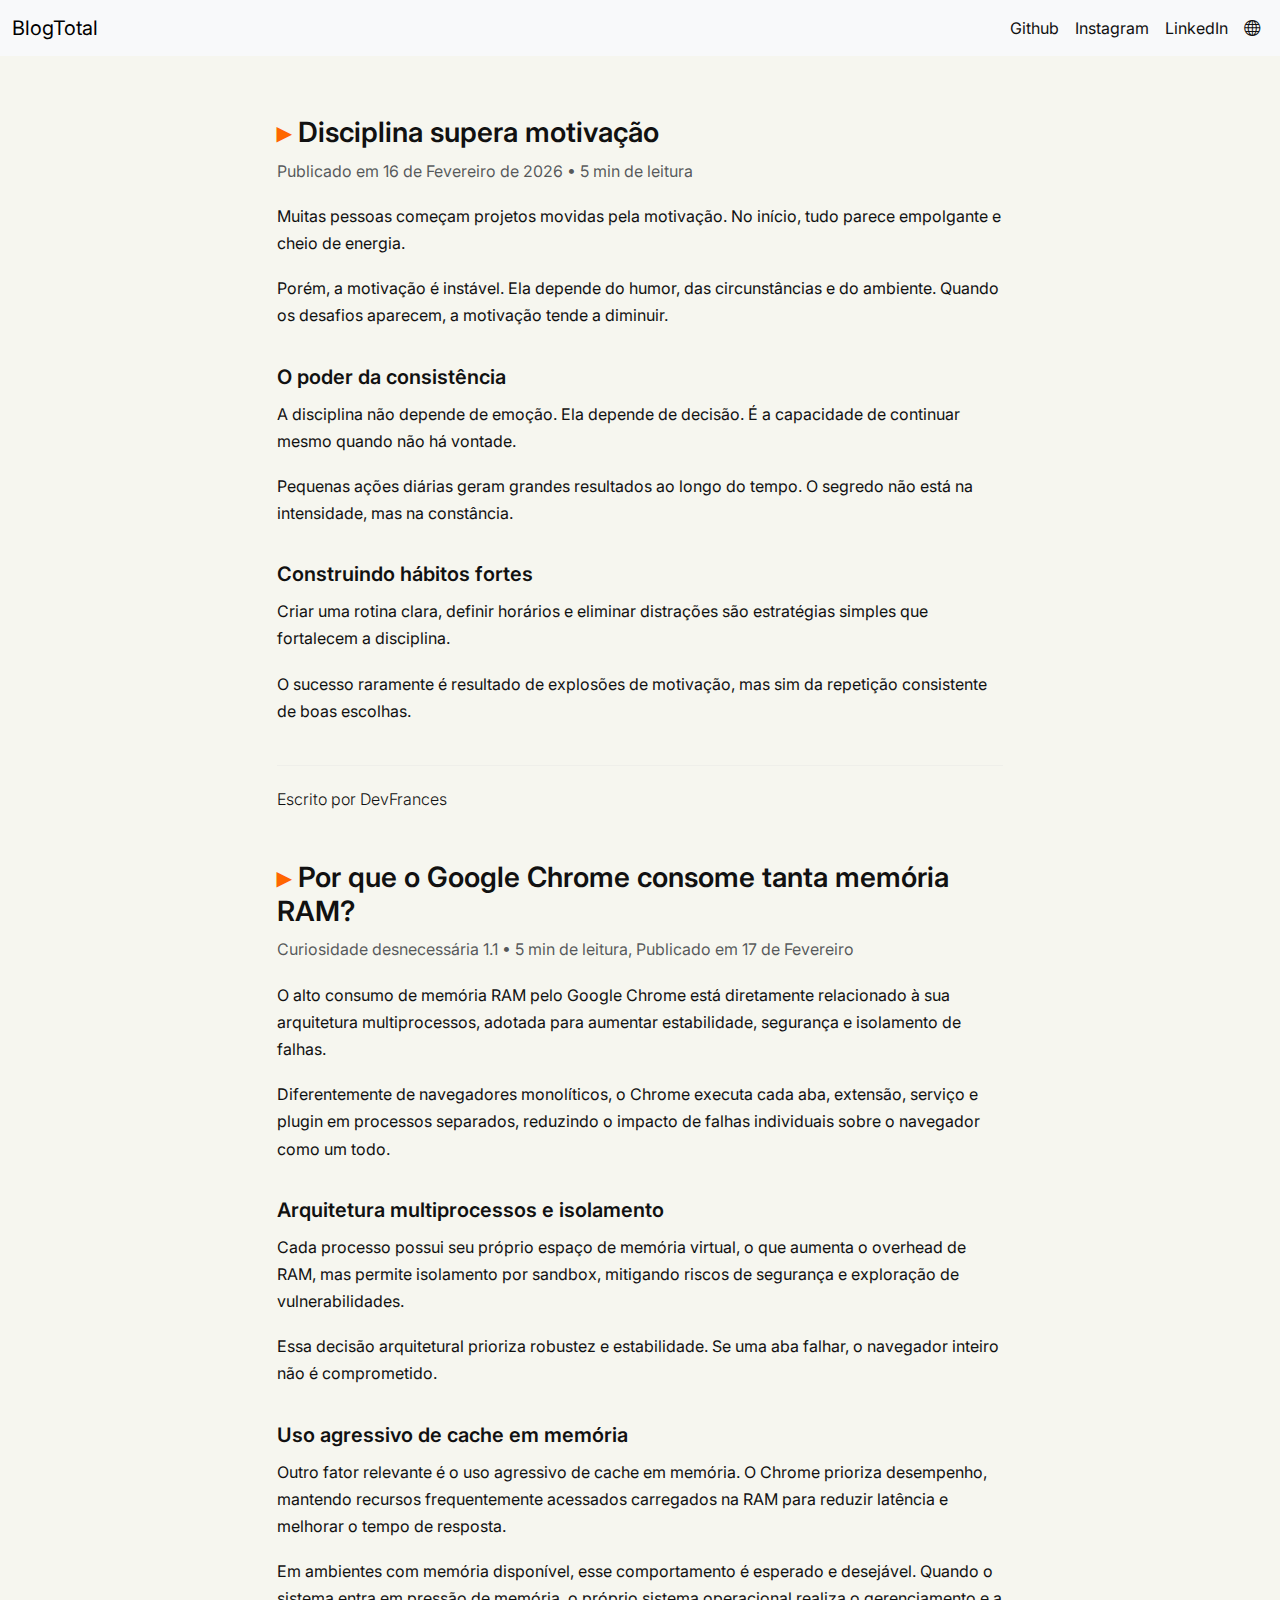
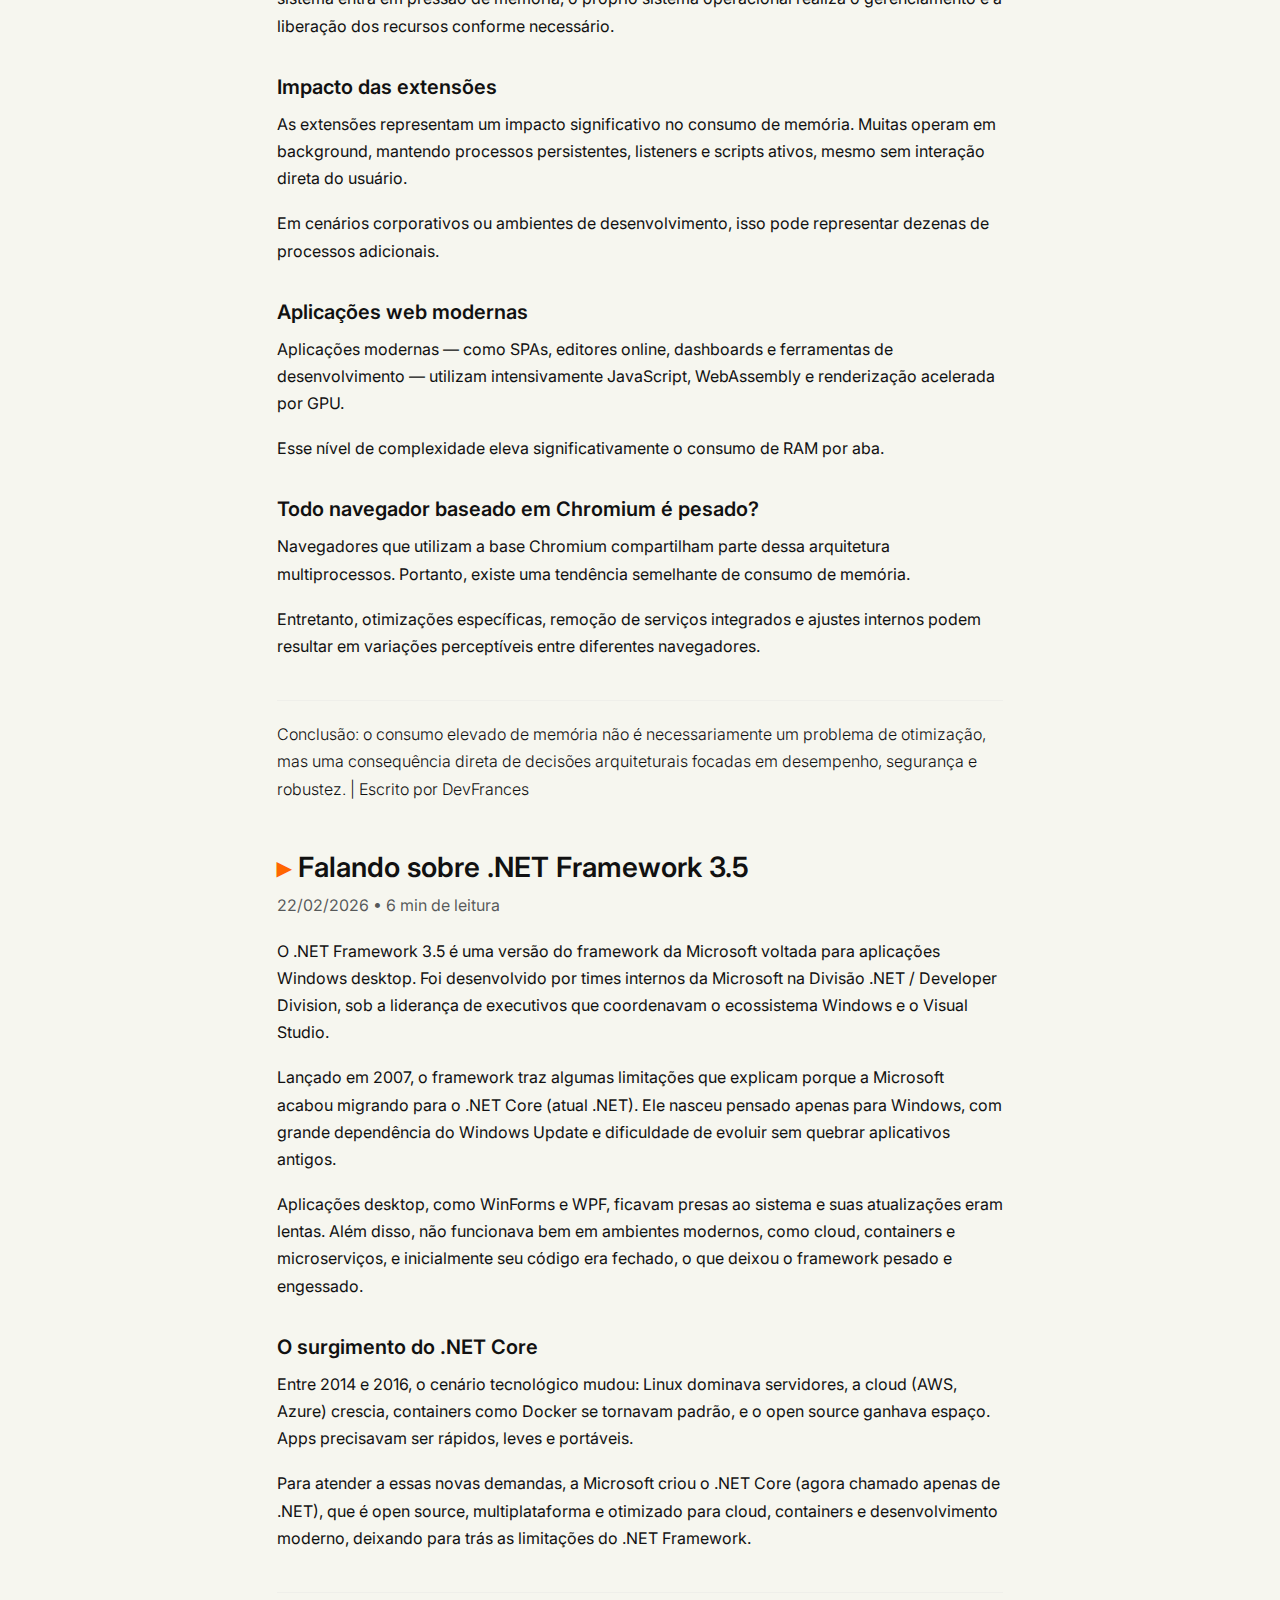
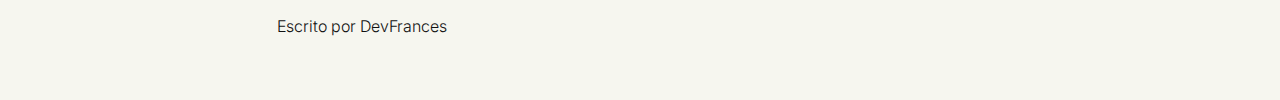
<file: index.html>
<!DOCTYPE html>
<html lang="pt-br">
<head>
    <meta charset="UTF-8">
    <meta name="viewport" content="width=device-width, initial-scale=1.0">
    <title>BlogTotal</title>
  <link rel="website icon" type="png" href="assets/IMG/5.png">
    <link href="https://cdn.jsdelivr.net/npm/bootstrap@5.3.8/dist/css/bootstrap.min.css" rel="stylesheet">
    <link rel="stylesheet" href="https://cdn.jsdelivr.net/npm/bootstrap-icons@1.13.1/font/bootstrap-icons.min.css">
    <link rel="stylesheet" href="assets/CSS/blog.css">
</head>

<body>

<nav class="navbar navbar-expand-lg bg-body-tertiary mb-4">
  <div class="container-fluid">
    <a class="navbar-brand" href="#">BlogTotal</a>
    <button class="navbar-toggler" type="button" data-bs-toggle="collapse" data-bs-target="#navbarNav">
      <span class="navbar-toggler-icon"></span>
    </button>

    <div class="collapse navbar-collapse" id="navbarNav">
      <ul class="navbar-nav ms-auto">
        <li class="nav-item">
          <a class="nav-link" href="https://github.com/DevFrances01">Github</a>
        </li>
        <li class="nav-item">
          <a class="nav-link" href="https://www.instagram.com/devfrances/">Instagram</a>
        </li>
        <li class="nav-item">
          <a class="nav-link" href="https://www.linkedin.com/in/devfrances01/">LinkedIn</a>
        </li>
        <li class="nav-item">
          <span class="nav-link disabled"> <i class="bi bi-globe"></i></span>
        </li>
      </ul>
    </div>
  </div>
</nav>

<main class="container">

    <!-- ARTIGO 1 -->
    <article class="mb-5">

        <h1>Disciplina supera motivação</h1>

        <p class="text-muted">
            Publicado em 16 de Fevereiro de 2026 • 5 min de leitura
        </p>

        <p>
            Muitas pessoas começam projetos movidas pela motivação.
            No início, tudo parece empolgante e cheio de energia.
        </p>

        <p>
            Porém, a motivação é instável. Ela depende do humor,
            das circunstâncias e do ambiente. Quando os desafios aparecem,
            a motivação tende a diminuir.
        </p>

        <h2>O poder da consistência</h2>

        <p>
            A disciplina não depende de emoção. Ela depende de decisão.
            É a capacidade de continuar mesmo quando não há vontade.
        </p>

        <p>
            Pequenas ações diárias geram grandes resultados ao longo do tempo.
            O segredo não está na intensidade, mas na constância.
        </p>

        <h2>Construindo hábitos fortes</h2>

        <p>
            Criar uma rotina clara, definir horários e eliminar distrações
            são estratégias simples que fortalecem a disciplina.
        </p>

        <p>
            O sucesso raramente é resultado de explosões de motivação,
            mas sim da repetição consistente de boas escolhas.
        </p>

        <hr>

        <p class="fw-light">
            Escrito por DevFrances
        </p>

    </article>


    <!-- ARTIGO 2 -->
    <article class="mb-5">

        <h1>Por que o Google Chrome consome tanta memória RAM?</h1>
         

        <p class="text-muted">
            Curiosidade desnecessária 1.1 • 5 min de leitura,
             Publicado em 17 de Fevereiro
        </p>

        <p>
            O alto consumo de memória RAM pelo Google Chrome está diretamente relacionado à sua 
            arquitetura multiprocessos, adotada para aumentar estabilidade, segurança e isolamento de falhas.
        </p>

        <p>
            Diferentemente de navegadores monolíticos, o Chrome executa cada aba, extensão, 
            serviço e plugin em processos separados, reduzindo o impacto de falhas individuais 
            sobre o navegador como um todo.
        </p>

        <h2>Arquitetura multiprocessos e isolamento</h2>

        <p>
            Cada processo possui seu próprio espaço de memória virtual, o que aumenta o 
            overhead de RAM, mas permite isolamento por sandbox, mitigando riscos de 
            segurança e exploração de vulnerabilidades.
        </p>

        <p>
            Essa decisão arquitetural prioriza robustez e estabilidade. Se uma aba falhar, 
            o navegador inteiro não é comprometido.
        </p>

        <h2>Uso agressivo de cache em memória</h2>

        <p>
            Outro fator relevante é o uso agressivo de cache em memória. O Chrome prioriza 
            desempenho, mantendo recursos frequentemente acessados carregados na RAM 
            para reduzir latência e melhorar o tempo de resposta.
        </p>

        <p>
            Em ambientes com memória disponível, esse comportamento é esperado e desejável. 
            Quando o sistema entra em pressão de memória, o próprio sistema operacional 
            realiza o gerenciamento e a liberação dos recursos conforme necessário.
        </p>

        <h2>Impacto das extensões</h2>

        <p>
            As extensões representam um impacto significativo no consumo de memória. 
            Muitas operam em background, mantendo processos persistentes, listeners 
            e scripts ativos, mesmo sem interação direta do usuário.
        </p>

        <p>
            Em cenários corporativos ou ambientes de desenvolvimento, isso pode 
            representar dezenas de processos adicionais.
        </p>

        <h2>Aplicações web modernas</h2>

        <p>
            Aplicações modernas — como SPAs, editores online, dashboards e ferramentas 
            de desenvolvimento — utilizam intensivamente JavaScript, WebAssembly e 
            renderização acelerada por GPU.
        </p>

        <p>
            Esse nível de complexidade eleva significativamente o consumo de RAM por aba.
        </p>

        <h2>Todo navegador baseado em Chromium é pesado?</h2>

        <p>
            Navegadores que utilizam a base Chromium compartilham parte dessa 
            arquitetura multiprocessos. Portanto, existe uma tendência semelhante 
            de consumo de memória.
        </p>

        <p>
            Entretanto, otimizações específicas, remoção de serviços integrados 
            e ajustes internos podem resultar em variações perceptíveis entre diferentes navegadores.
        </p>

        <hr>

        <p class="fw-light">
            Conclusão: o consumo elevado de memória não é necessariamente um problema 
            de otimização, mas uma consequência direta de decisões arquiteturais 
            focadas em desempenho, segurança e robustez.
            | Escrito por DevFrances
        </p>
    </article>
    <article class="mb-5">

    <h1>Falando sobre .NET Framework 3.5</h1>

    <p class="text-muted">
        22/02/2026 • 6 min de leitura
    </p>

    <p>
        O .NET Framework 3.5 é uma versão do framework da Microsoft voltada para aplicações Windows desktop. 
        Foi desenvolvido por times internos da Microsoft na Divisão .NET / Developer Division, sob a liderança de executivos que coordenavam o ecossistema Windows e o Visual Studio.
    </p>

    <p>
        Lançado em 2007, o framework traz algumas limitações que explicam porque a Microsoft acabou migrando para o .NET Core (atual .NET). Ele nasceu pensado apenas para Windows, com grande dependência do Windows Update e dificuldade de evoluir sem quebrar aplicativos antigos.
    </p>

    <p>
        Aplicações desktop, como WinForms e WPF, ficavam presas ao sistema e suas atualizações eram lentas. Além disso, não funcionava bem em ambientes modernos, como cloud, containers e microserviços, e inicialmente seu código era fechado, o que deixou o framework pesado e engessado.
    </p>

    <h2>O surgimento do .NET Core</h2>

    <p>
        Entre 2014 e 2016, o cenário tecnológico mudou: Linux dominava servidores, a cloud (AWS, Azure) crescia, containers como Docker se tornavam padrão, e o open source ganhava espaço. Apps precisavam ser rápidos, leves e portáveis.
    </p>

    <p>
        Para atender a essas novas demandas, a Microsoft criou o .NET Core (agora chamado apenas de .NET), que é open source, multiplataforma e otimizado para cloud, containers e desenvolvimento moderno, deixando para trás as limitações do .NET Framework.
    </p>

    <hr>

    <p class="fw-light">
        Escrito por DevFrances
    </p>

</article>
</main>
<button id="topBtn" onclick="window.scrollTo({top:0, behavior:'smooth'})">↑</button>
<script src="https://cdn.jsdelivr.net/npm/bootstrap@5.3.8/dist/js/bootstrap.bundle.min.js"></script>
<script src="assets/JS/blog.js"></script>
</body>
</html>
</file>
<file: assets/CSS/blog.css>
@import url('https://fonts.googleapis.com/css2?family=Inter:ital,opsz,wght@0,14..32,100..900;1,14..32,100..900&display=swap');

body {
    background-color: #f6f6ef;
    color: #111;
    font-family: "Inter", -apple-system, BlinkMacSystemFont, "Segoe UI", Roboto, Arial, sans-serif;
}

.container {
    max-width: 750px;
    margin-top: 60px;
    margin-bottom: 60px;
}

/* Título principal */
h1 {
    font-size: 28px;
    font-weight: 600;
    margin-bottom: 8px;
    
}

/* Subtítulos */
h2 {
    font-size: 20px;
    margin-top: 35px;
    margin-bottom: 12px;
    font-family: "Inter", sans-serif;
    font-weight: 600;
}

/* Texto */
p {
    font-size: 16px;
    line-height: 1.7;
    margin-bottom: 18px;
}

/* Meta info */
.meta {
    font-size: 13px;
    color: #666;
    margin-bottom: 30px;
}

/* Linha separadora */
hr {
    border: none;
    border-top: 1px solid #ddd;
    margin: 40px 0 20px 0;
}

/* Rodapé do artigo */
.footer-text {
    font-size: 13px;
    color: #777;
}

/* Pequeno detalhe laranja estilo comunidade tech */
h1::before {
    content: "▸ ";
    color: #ff6600;
}

#topBtn {
  position: fixed;
  bottom: 25px;
  right: 25px;
  width: 50px;
  height: 50px;
  background: #080808;
  color: #fff;
  border: none;
  border-radius: 50%;
  cursor: pointer;
  font-size: 1.5rem;
  display: flex;
  align-items: center;
  justify-content: center;
  transition: all 0.3s ease;
  z-index: 9999;

  opacity: 0;
  visibility: hidden;
  transform: translateY(10px);
}

/* Classe que ativa */
#topBtn.show {
  opacity: 1;
  visibility: visible;
  transform: translateY(0);
}

.nav-link {
    color: #111 !important;
    text-decoration: none;
    transition: color 0.2s ease;
}

.nav-link:hover {
    color: #ff6600 !important;
}
</file>
